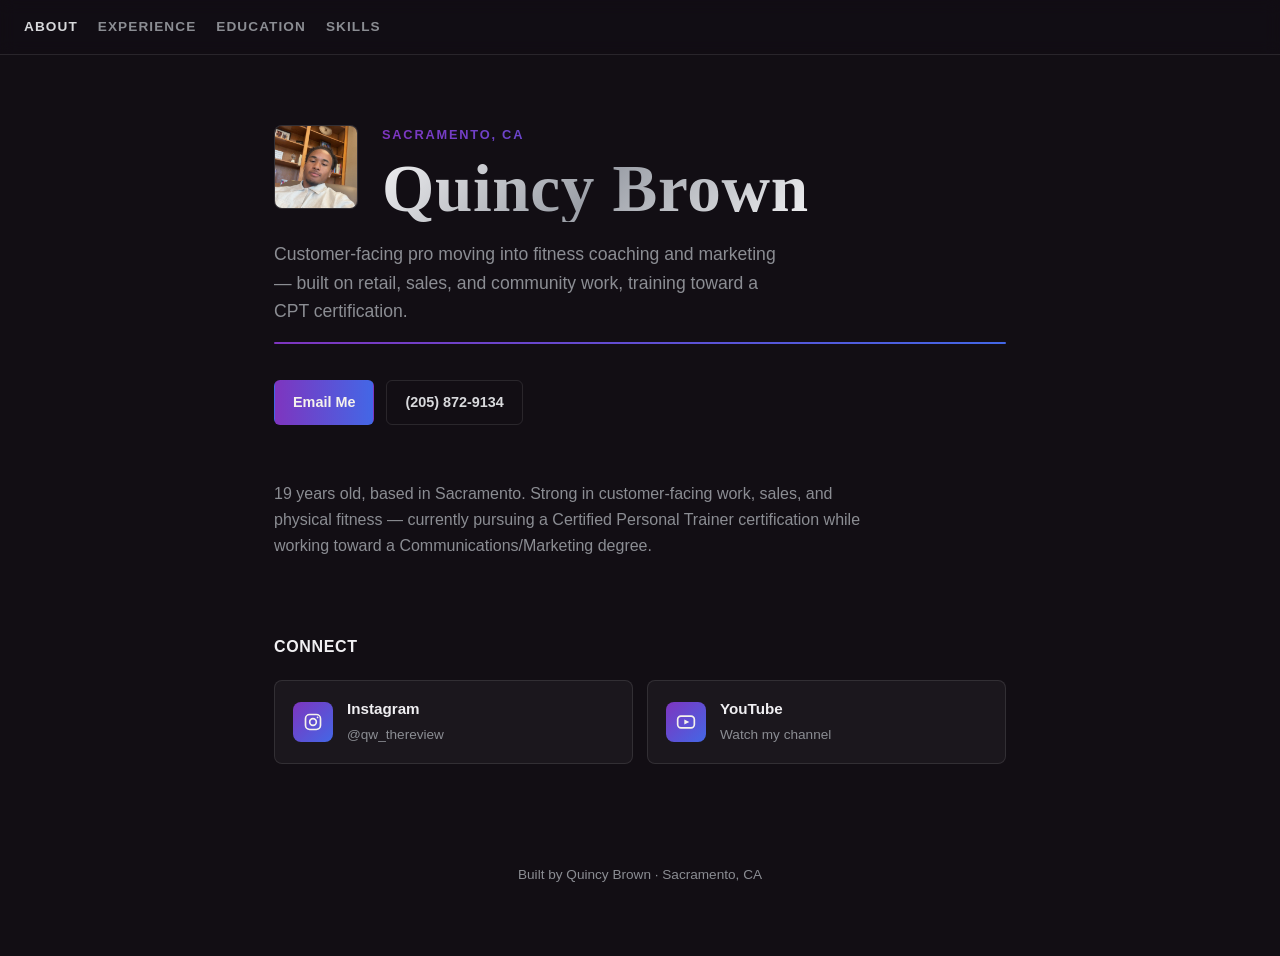
<file: index.html>
<!DOCTYPE html>
<html lang="en">
<head>
<meta charset="UTF-8">
<meta name="viewport" content="width=device-width, initial-scale=1.0">
<title>Quincy Brown — Resume</title>
<link rel="icon" href="data:image/svg+xml,<svg xmlns='http://www.w3.org/2000/svg' viewBox='0 0 100 100'><rect width='100' height='100' rx='16' fill='%237E35BF'/><text x='50' y='68' font-size='55' font-family='Georgia' fill='%23F5F2EC' text-anchor='middle'>Q</text></svg>">
<link rel="stylesheet" href="style.css">
</head>
<body>

  <nav class="site-nav">
    <a href="index.html" class="active">About</a>
    <a href="experience.html">Experience</a>
    <a href="education.html">Education</a>
    <a href="skills.html">Skills</a>
  </nav>

  <section class="hero">
    <div class="hero-top">
      <div class="avatar">
        <img src="photo.jpg" alt="Quincy Brown">
      </div>
      <div>
        <div class="eyebrow gradient-text">Sacramento, CA</div>
        <h1 class="silver-text">Quincy Brown</h1>
      </div>
    </div>
    <p class="tagline">Customer-facing pro moving into fitness coaching and marketing —
      built on retail, sales, and community work, training toward a CPT certification.</p>
    <div class="gradient-bar"></div>
    <div class="contact-row">
      <a class="btn primary" href="mailto:qbrown717@gmail.com">Email Me</a>
      <a class="btn" href="tel:2058729134">(205) 872-9134</a>
    </div>
  </section>

  <section id="about" style="padding-top: 0;">
    <p style="color: var(--ink-soft); font-size: 1rem; max-width: 620px;">
      19 years old, based in Sacramento. Strong in customer-facing work, sales,
      and physical fitness — currently pursuing a Certified Personal Trainer
      certification while working toward a Communications/Marketing degree.
    </p>
  </section>

  <section id="connect" style="padding-top: 0;">
    <h3 class="sub-head" style="margin-top: 0;">Connect</h3>
    <div class="social-grid">
      <a class="social-card" href="https://www.instagram.com/qw_thereview/" target="_blank" rel="noopener">
        <span class="social-icon">
          <svg viewBox="0 0 24 24" fill="none" stroke="#F5F2EC" stroke-width="2">
            <rect x="3" y="3" width="18" height="18" rx="5"/>
            <circle cx="12" cy="12" r="4"/>
            <circle cx="17.5" cy="6.5" r="1" fill="#F5F2EC" stroke="none"/>
          </svg>
        </span>
        <span>
          <span class="social-name" style="display:block;">Instagram</span>
          <span class="social-handle">@qw_thereview</span>
        </span>
      </a>
      <a class="social-card" href="https://www.youtube.com/channel/UC8-WUOERwftiY5GIJmkV1qA" target="_blank" rel="noopener">
        <span class="social-icon">
          <svg viewBox="0 0 24 24" fill="none" stroke="#F5F2EC" stroke-width="2">
            <rect x="2" y="5" width="20" height="14" rx="4"/>
            <polygon points="10,9 16,12 10,15" fill="#F5F2EC" stroke="none"/>
          </svg>
        </span>
        <span>
          <span class="social-name" style="display:block;">YouTube</span>
          <span class="social-handle">Watch my channel</span>
        </span>
      </a>
    </div>
  </section>

  <footer>
    Built by Quincy Brown &middot; Sacramento, CA
  </footer>

</body>
</html>
</file>
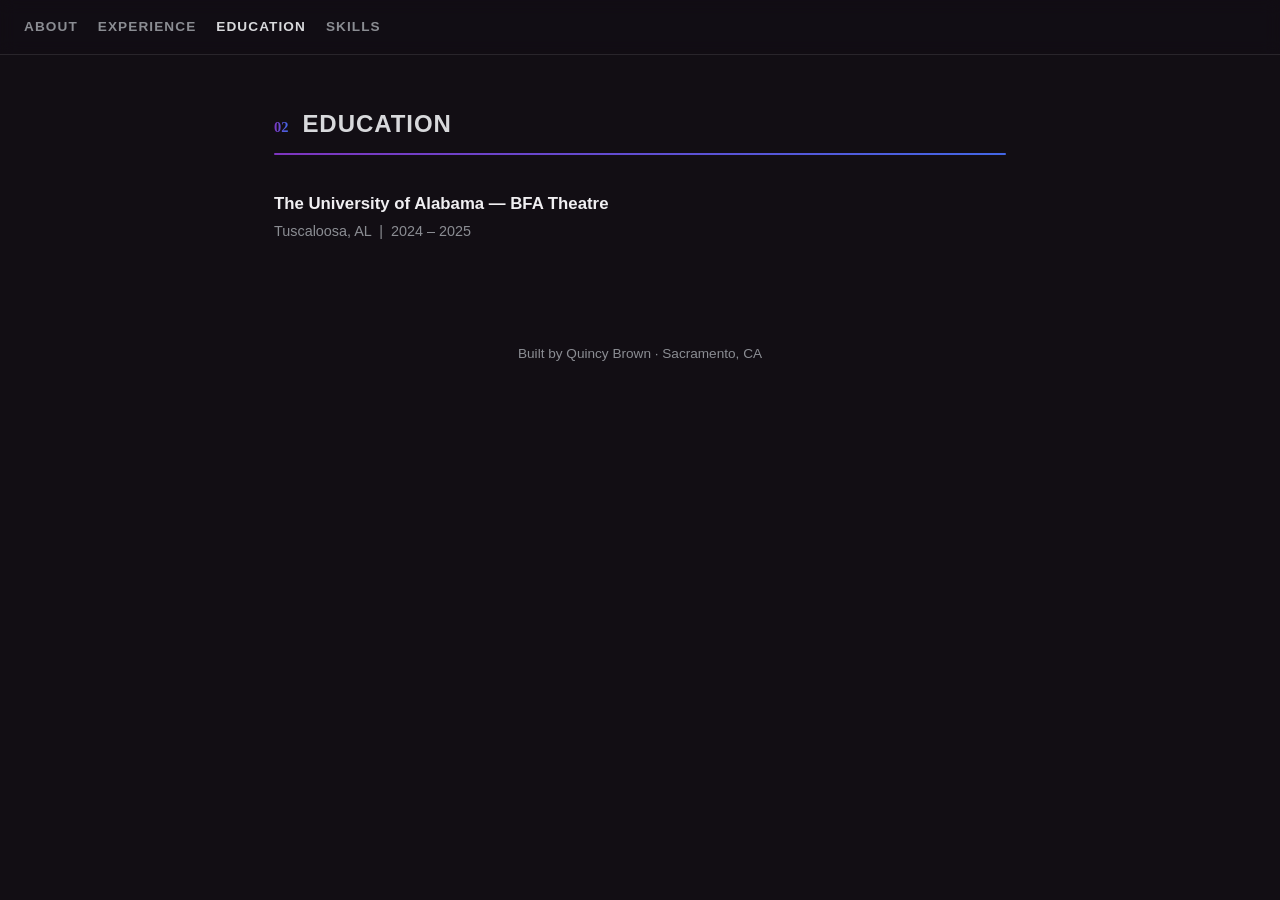
<file: education.html>
<!DOCTYPE html>
<html lang="en">
<head>
<meta charset="UTF-8">
<meta name="viewport" content="width=device-width, initial-scale=1.0">
<title>Education — Quincy Brown</title>
<link rel="icon" href="data:image/svg+xml,<svg xmlns='http://www.w3.org/2000/svg' viewBox='0 0 100 100'><rect width='100' height='100' rx='16' fill='%237E35BF'/><text x='50' y='68' font-size='55' font-family='Georgia' fill='%23F5F2EC' text-anchor='middle'>Q</text></svg>">
<link rel="stylesheet" href="style.css">
</head>
<body>

  <nav class="site-nav">
    <a href="index.html">About</a>
    <a href="experience.html">Experience</a>
    <a href="education.html" class="active">Education</a>
    <a href="skills.html">Skills</a>
  </nav>

  <section id="education" style="padding-top: 50px;">
    <div class="section-head"><span class="num gradient-text">02</span><h2>Education</h2></div>
    <div class="gradient-bar"></div>
    <div class="edu-title">The University of Alabama — BFA Theatre</div>
    <div class="edu-meta">Tuscaloosa, AL &nbsp;|&nbsp; 2024 – 2025</div>
  </section>

  <footer>
    Built by Quincy Brown &middot; Sacramento, CA
  </footer>

</body>
</html>
</file>
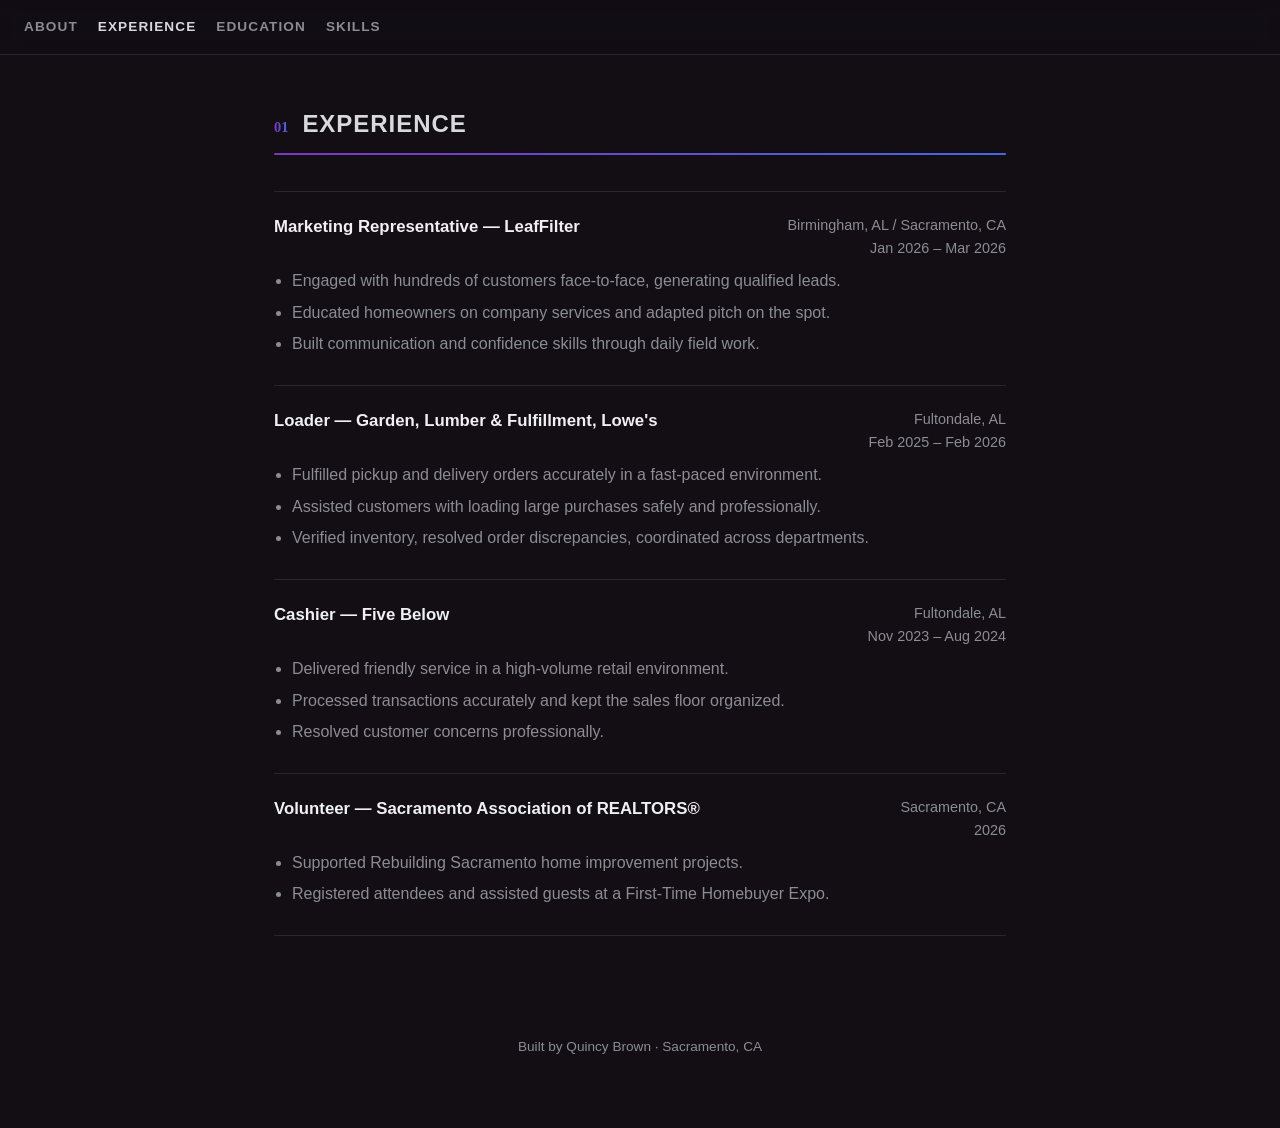
<file: experience.html>
<!DOCTYPE html>
<html lang="en">
<head>
<meta charset="UTF-8">
<meta name="viewport" content="width=device-width, initial-scale=1.0">
<title>Experience — Quincy Brown</title>
<link rel="icon" href="data:image/svg+xml,<svg xmlns='http://www.w3.org/2000/svg' viewBox='0 0 100 100'><rect width='100' height='100' rx='16' fill='%237E35BF'/><text x='50' y='68' font-size='55' font-family='Georgia' fill='%23F5F2EC' text-anchor='middle'>Q</text></svg>">
<link rel="stylesheet" href="style.css">
</head>
<body>

  <nav class="site-nav">
    <a href="index.html">About</a>
    <a href="experience.html" class="active">Experience</a>
    <a href="education.html">Education</a>
    <a href="skills.html">Skills</a>
  </nav>

  <section id="experience" style="padding-top: 50px;">
    <div class="section-head"><span class="num gradient-text">01</span><h2>Experience</h2></div>
    <div class="gradient-bar"></div>

    <div class="job">
      <div class="job-head">
        <div class="job-title">Marketing Representative — LeafFilter</div>
        <div class="job-meta">Birmingham, AL / Sacramento, CA<br>Jan 2026 – Mar 2026</div>
      </div>
      <ul>
        <li>Engaged with hundreds of customers face-to-face, generating qualified leads.</li>
        <li>Educated homeowners on company services and adapted pitch on the spot.</li>
        <li>Built communication and confidence skills through daily field work.</li>
      </ul>
    </div>

    <div class="job">
      <div class="job-head">
        <div class="job-title">Loader — Garden, Lumber & Fulfillment, Lowe's</div>
        <div class="job-meta">Fultondale, AL<br>Feb 2025 – Feb 2026</div>
      </div>
      <ul>
        <li>Fulfilled pickup and delivery orders accurately in a fast-paced environment.</li>
        <li>Assisted customers with loading large purchases safely and professionally.</li>
        <li>Verified inventory, resolved order discrepancies, coordinated across departments.</li>
      </ul>
    </div>

    <div class="job">
      <div class="job-head">
        <div class="job-title">Cashier — Five Below</div>
        <div class="job-meta">Fultondale, AL<br>Nov 2023 – Aug 2024</div>
      </div>
      <ul>
        <li>Delivered friendly service in a high-volume retail environment.</li>
        <li>Processed transactions accurately and kept the sales floor organized.</li>
        <li>Resolved customer concerns professionally.</li>
      </ul>
    </div>

    <div class="job">
      <div class="job-head">
        <div class="job-title">Volunteer — Sacramento Association of REALTORS&reg;</div>
        <div class="job-meta">Sacramento, CA<br>2026</div>
      </div>
      <ul>
        <li>Supported Rebuilding Sacramento home improvement projects.</li>
        <li>Registered attendees and assisted guests at a First-Time Homebuyer Expo.</li>
      </ul>
    </div>
  </section>

  <footer>
    Built by Quincy Brown &middot; Sacramento, CA
  </footer>

</body>
</html>
</file>
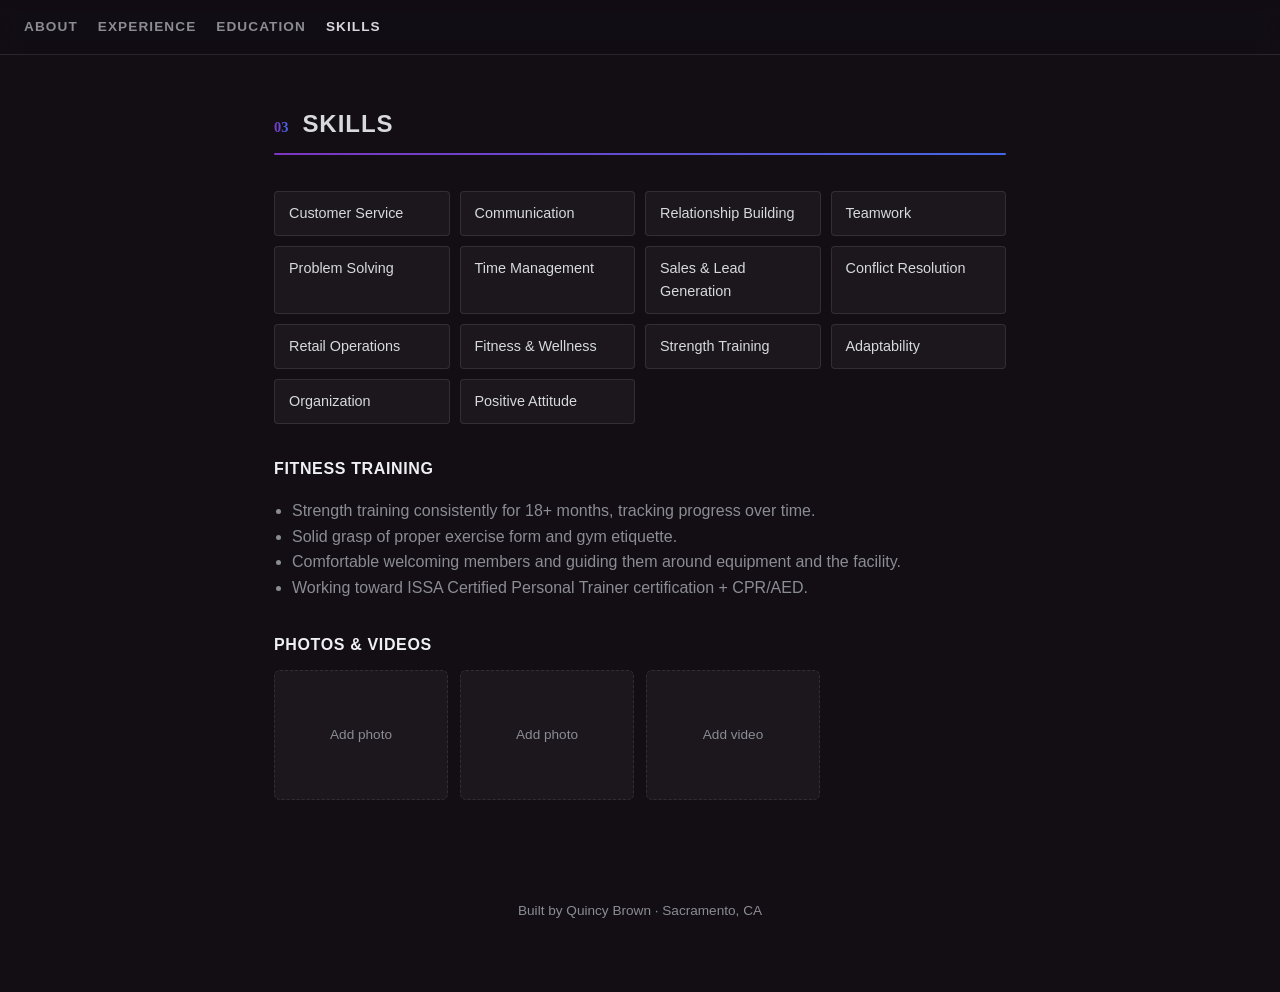
<file: skills.html>
<!DOCTYPE html>
<html lang="en">
<head>
<meta charset="UTF-8">
<meta name="viewport" content="width=device-width, initial-scale=1.0">
<title>Skills — Quincy Brown</title>
<link rel="icon" href="data:image/svg+xml,<svg xmlns='http://www.w3.org/2000/svg' viewBox='0 0 100 100'><rect width='100' height='100' rx='16' fill='%237E35BF'/><text x='50' y='68' font-size='55' font-family='Georgia' fill='%23F5F2EC' text-anchor='middle'>Q</text></svg>">
<link rel="stylesheet" href="style.css">
</head>
<body>

  <nav class="site-nav">
    <a href="index.html">About</a>
    <a href="experience.html">Experience</a>
    <a href="education.html">Education</a>
    <a href="skills.html" class="active">Skills</a>
  </nav>

  <section id="skills" style="padding-top: 50px;">
    <div class="section-head"><span class="num gradient-text">03</span><h2>Skills</h2></div>
    <div class="gradient-bar"></div>
    <div class="skill-grid">
      <div class="skill">Customer Service</div>
      <div class="skill">Communication</div>
      <div class="skill">Relationship Building</div>
      <div class="skill">Teamwork</div>
      <div class="skill">Problem Solving</div>
      <div class="skill">Time Management</div>
      <div class="skill">Sales & Lead Generation</div>
      <div class="skill">Conflict Resolution</div>
      <div class="skill">Retail Operations</div>
      <div class="skill">Fitness & Wellness</div>
      <div class="skill">Strength Training</div>
      <div class="skill">Adaptability</div>
      <div class="skill">Organization</div>
      <div class="skill">Positive Attitude</div>
    </div>

    <h3 class="sub-head">Fitness Training</h3>
    <ul style="color: var(--ink-soft); padding-left: 18px;">
      <li>Strength training consistently for 18+ months, tracking progress over time.</li>
      <li>Solid grasp of proper exercise form and gym etiquette.</li>
      <li>Comfortable welcoming members and guiding them around equipment and the facility.</li>
      <li>Working toward ISSA Certified Personal Trainer certification + CPR/AED.</li>
    </ul>

    <h3 class="sub-head">Photos &amp; Videos</h3>
    <div class="media-grid">
      <div class="media-item"><span>Add photo</span></div>
      <div class="media-item"><span>Add photo</span></div>
      <div class="media-item"><span>Add video</span></div>
    </div>
  </section>

  <footer>
    Built by Quincy Brown &middot; Sacramento, CA
  </footer>

</body>
</html>
</file>
<file: style.css>
/* ---------- Tokens ---------- */
:root{
  --bg: #120E14;
  --card: rgba(255,255,255,0.04);
  --ink: #D8D9DC;
  --ink-soft: #8B8D93;
  --purple: #7E35BF;
  --blue: #4367E6;
  --line: rgba(255,255,255,0.10);
}

* { box-sizing: border-box; }

html { scroll-behavior: smooth; }

body{
  margin: 0;
  background: var(--bg);
  color: var(--ink);
  font-family: -apple-system, BlinkMacSystemFont, 'Inter', sans-serif;
  line-height: 1.6;
}

a { color: var(--ink); }

section {
  max-width: 780px;
  margin: 0 auto;
  padding: 60px 24px;
}

.gradient-bar {
  height: 2px;
  width: 100%;
  border-radius: 2px;
  background: linear-gradient(90deg, var(--purple), var(--blue));
  margin: 10px 0 36px;
}

.gradient-text {
  background: linear-gradient(90deg, var(--purple), var(--blue));
  -webkit-background-clip: text;
  background-clip: text;
  color: transparent;
}

.silver-text {
  background: linear-gradient(135deg, #F0F0F2, #9CA0A8, #F0F0F2);
  -webkit-background-clip: text;
  background-clip: text;
  color: transparent;
}

/* ---------- Nav ---------- */
.site-nav {
  position: sticky;
  top: 0;
  z-index: 10;
  display: flex;
  gap: 20px;
  padding: 16px 24px;
  background: rgba(18,14,20,0.85);
  backdrop-filter: blur(8px);
  border-bottom: 1px solid var(--line);
}
.site-nav a {
  color: var(--ink-soft);
  text-decoration: none;
  font-size: 0.85rem;
  font-weight: 600;
  text-transform: uppercase;
  letter-spacing: 0.08em;
}
.site-nav a:hover,
.site-nav a.active { color: var(--ink); }

/* ---------- Hero ---------- */
.hero {
  padding-top: 70px;
  padding-bottom: 40px;
}
.hero-top {
  display: flex;
  align-items: flex-start;
  gap: 24px;
}
.avatar {
  flex-shrink: 0;
  width: 84px;
  height: 84px;
  border-radius: 8px;
  background: var(--card);
  border: 1px solid var(--line);
  color: var(--ink);
  font-family: Georgia, serif;
  font-weight: 700;
  font-size: 2.1rem;
  display: flex;
  align-items: center;
  justify-content: center;
  overflow: hidden;
}
.avatar img { width: 100%; height: 100%; object-fit: cover; }
.hero .eyebrow {
  font-weight: 700;
  font-size: 0.8rem;
  letter-spacing: 0.14em;
  text-transform: uppercase;
  margin-bottom: 10px;
}
.hero h1 {
  font-family: Georgia, serif;
  font-weight: 700;
  font-size: clamp(2.4rem, 7vw, 4.2rem);
  line-height: 1;
  margin: 0;
  letter-spacing: 0.01em;
}
.hero p.tagline {
  max-width: 520px;
  color: var(--ink-soft);
  font-size: 1.1rem;
  margin-top: 18px;
}
.contact-row {
  display: flex;
  flex-wrap: wrap;
  gap: 12px;
  margin-top: 28px;
}
.btn {
  display: inline-flex;
  align-items: center;
  gap: 8px;
  padding: 10px 18px;
  border-radius: 6px;
  text-decoration: none;
  font-size: 0.9rem;
  font-weight: 600;
  border: 1px solid var(--line);
  color: var(--ink);
}
.btn.primary {
  background: linear-gradient(90deg, var(--purple), var(--blue));
  border-color: transparent;
  color: #F5F2EC;
}

/* ---------- Page headings ---------- */
h1, h2, h3 {
  margin: 0;
}
.section-head {
  display: flex;
  align-items: baseline;
  gap: 14px;
  margin-bottom: 4px;
}
.section-head .num {
  font-family: Georgia, serif;
  font-weight: 700;
  font-size: 0.9rem;
}
.section-head h2 {
  font-size: 1.5rem;
  text-transform: uppercase;
  letter-spacing: 0.04em;
}

/* ---------- Experience ---------- */
.job {
  padding: 22px 0;
  border-top: 1px solid var(--line);
}
.job:last-child { border-bottom: 1px solid var(--line); }
.job-head {
  display: flex;
  justify-content: space-between;
  flex-wrap: wrap;
  gap: 8px;
  margin-bottom: 8px;
}
.job-title {
  font-weight: 700;
  font-size: 1.05rem;
  color: #F0EFF2;
}
.job-meta {
  color: var(--ink-soft);
  font-size: 0.9rem;
  text-align: right;
}
.job ul {
  margin: 8px 0 0;
  padding-left: 18px;
  color: var(--ink-soft);
}
.job li { margin-bottom: 6px; }

/* ---------- Skills ---------- */
.skill-grid {
  display: grid;
  grid-template-columns: repeat(auto-fill, minmax(160px, 1fr));
  gap: 10px;
  margin-top: 20px;
}
.skill {
  border: 1px solid var(--line);
  border-radius: 4px;
  padding: 10px 14px;
  font-size: 0.9rem;
  background: var(--card);
}

.sub-head {
  font-size: 1rem;
  margin-top: 32px;
  margin-bottom: 12px;
  color: #F0EFF2;
  text-transform: uppercase;
  letter-spacing: 0.04em;
}
.media-grid {
  display: grid;
  grid-template-columns: repeat(auto-fill, minmax(160px, 1fr));
  gap: 12px;
}
.media-item {
  aspect-ratio: 4 / 3;
  border: 1px dashed var(--line);
  border-radius: 6px;
  display: flex;
  align-items: center;
  justify-content: center;
  color: var(--ink-soft);
  font-size: 0.85rem;
  background: var(--card);
}

/* ---------- Education ---------- */
.edu-title { font-weight: 700; font-size: 1.05rem; color: #F0EFF2; }
.edu-meta { color: var(--ink-soft); font-size: 0.9rem; margin-top: 2px; }

/* ---------- Social cards ---------- */
.social-grid {
  display: grid;
  grid-template-columns: repeat(auto-fit, minmax(220px, 1fr));
  gap: 14px;
  margin-top: 20px;
}
.social-card {
  display: flex;
  align-items: center;
  gap: 14px;
  padding: 16px 18px;
  border: 1px solid var(--line);
  border-radius: 8px;
  background: var(--card);
  text-decoration: none;
  transition: border-color 0.15s ease;
}
.social-card:hover { border-color: var(--purple); }
.social-icon {
  flex-shrink: 0;
  width: 40px;
  height: 40px;
  border-radius: 8px;
  display: flex;
  align-items: center;
  justify-content: center;
  background: linear-gradient(135deg, var(--purple), var(--blue));
}
.social-icon svg { width: 20px; height: 20px; }
.social-name {
  font-weight: 700;
  font-size: 0.95rem;
  color: #F0EFF2;
}
.social-handle {
  font-size: 0.85rem;
  color: var(--ink-soft);
}

/* ---------- Footer ---------- */
footer {
  text-align: center;
  padding: 40px 24px 70px;
  color: var(--ink-soft);
  font-size: 0.85rem;
}

@media (max-width: 600px) {
  .job-meta { text-align: left; }
  .avatar { width: 64px; height: 64px; font-size: 1.6rem; }
  .hero { padding-top: 50px; }
  section { padding: 44px 20px; }
}
</file>
